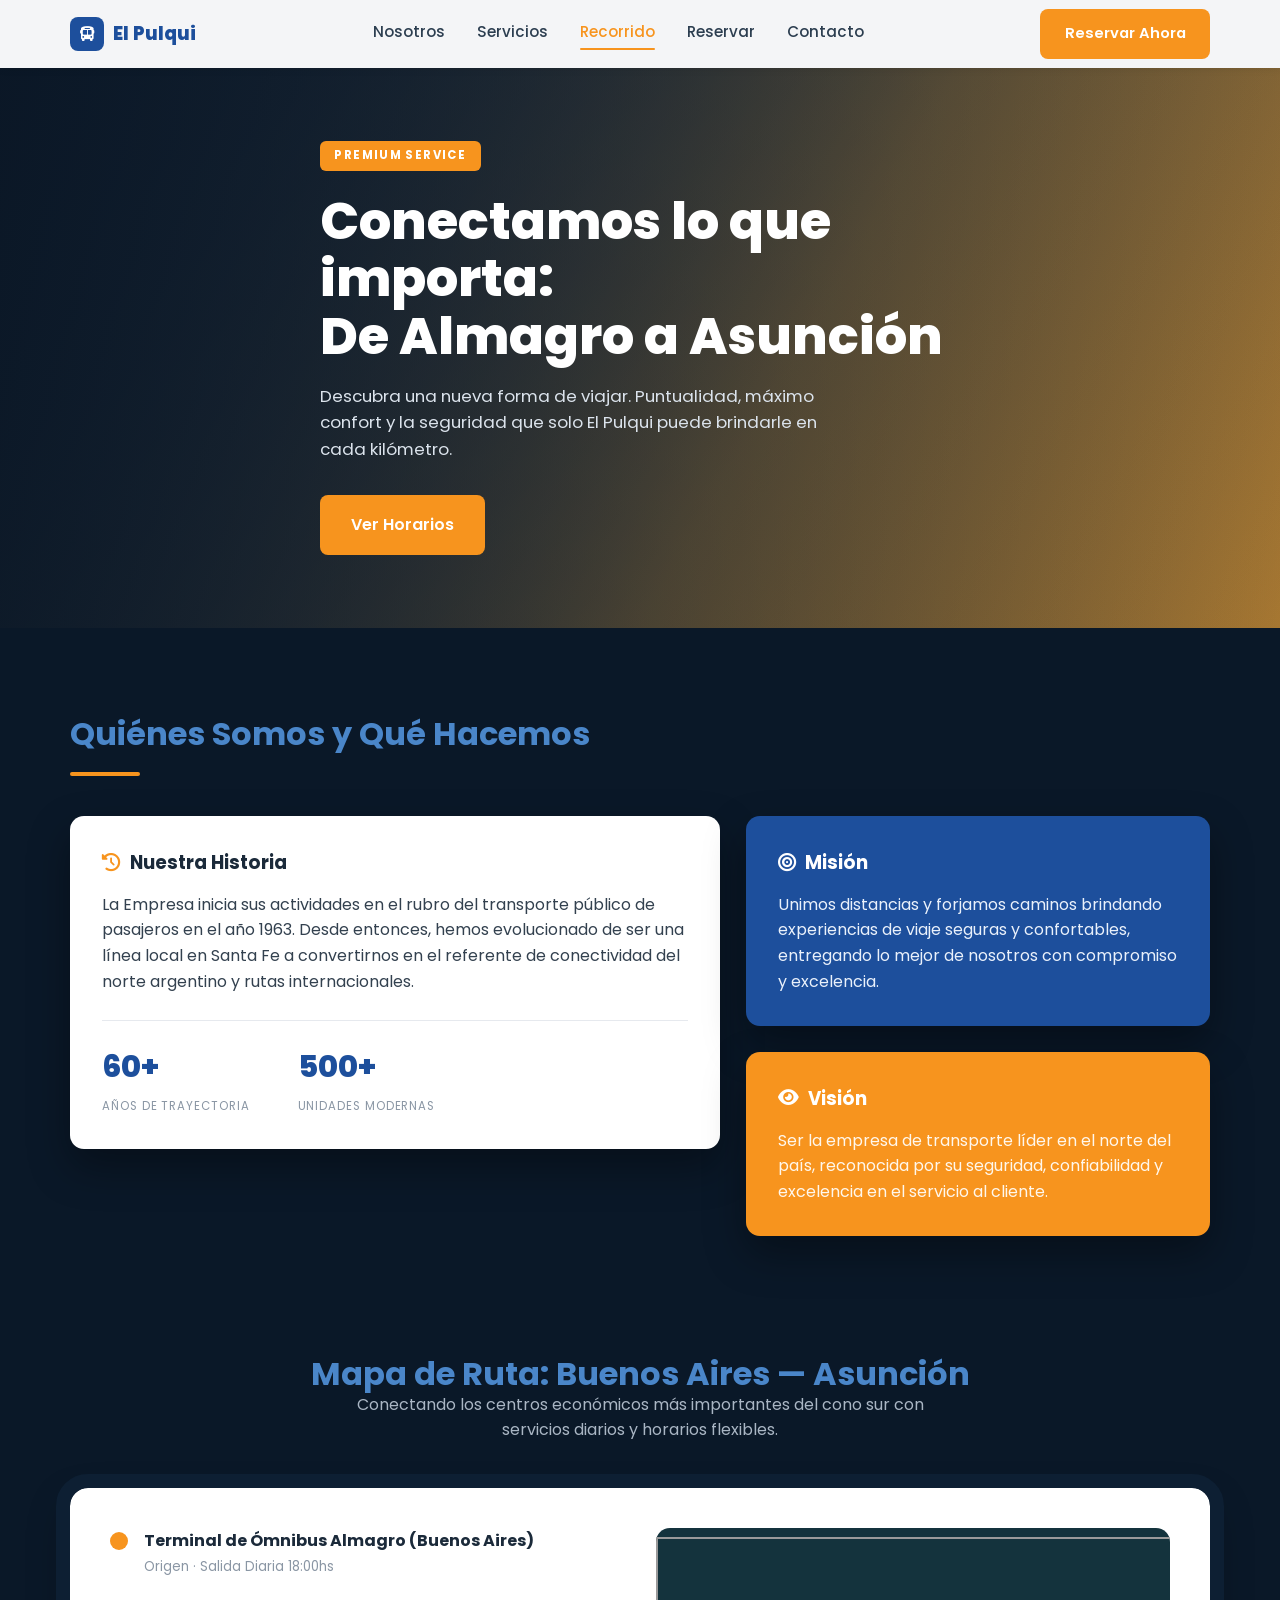
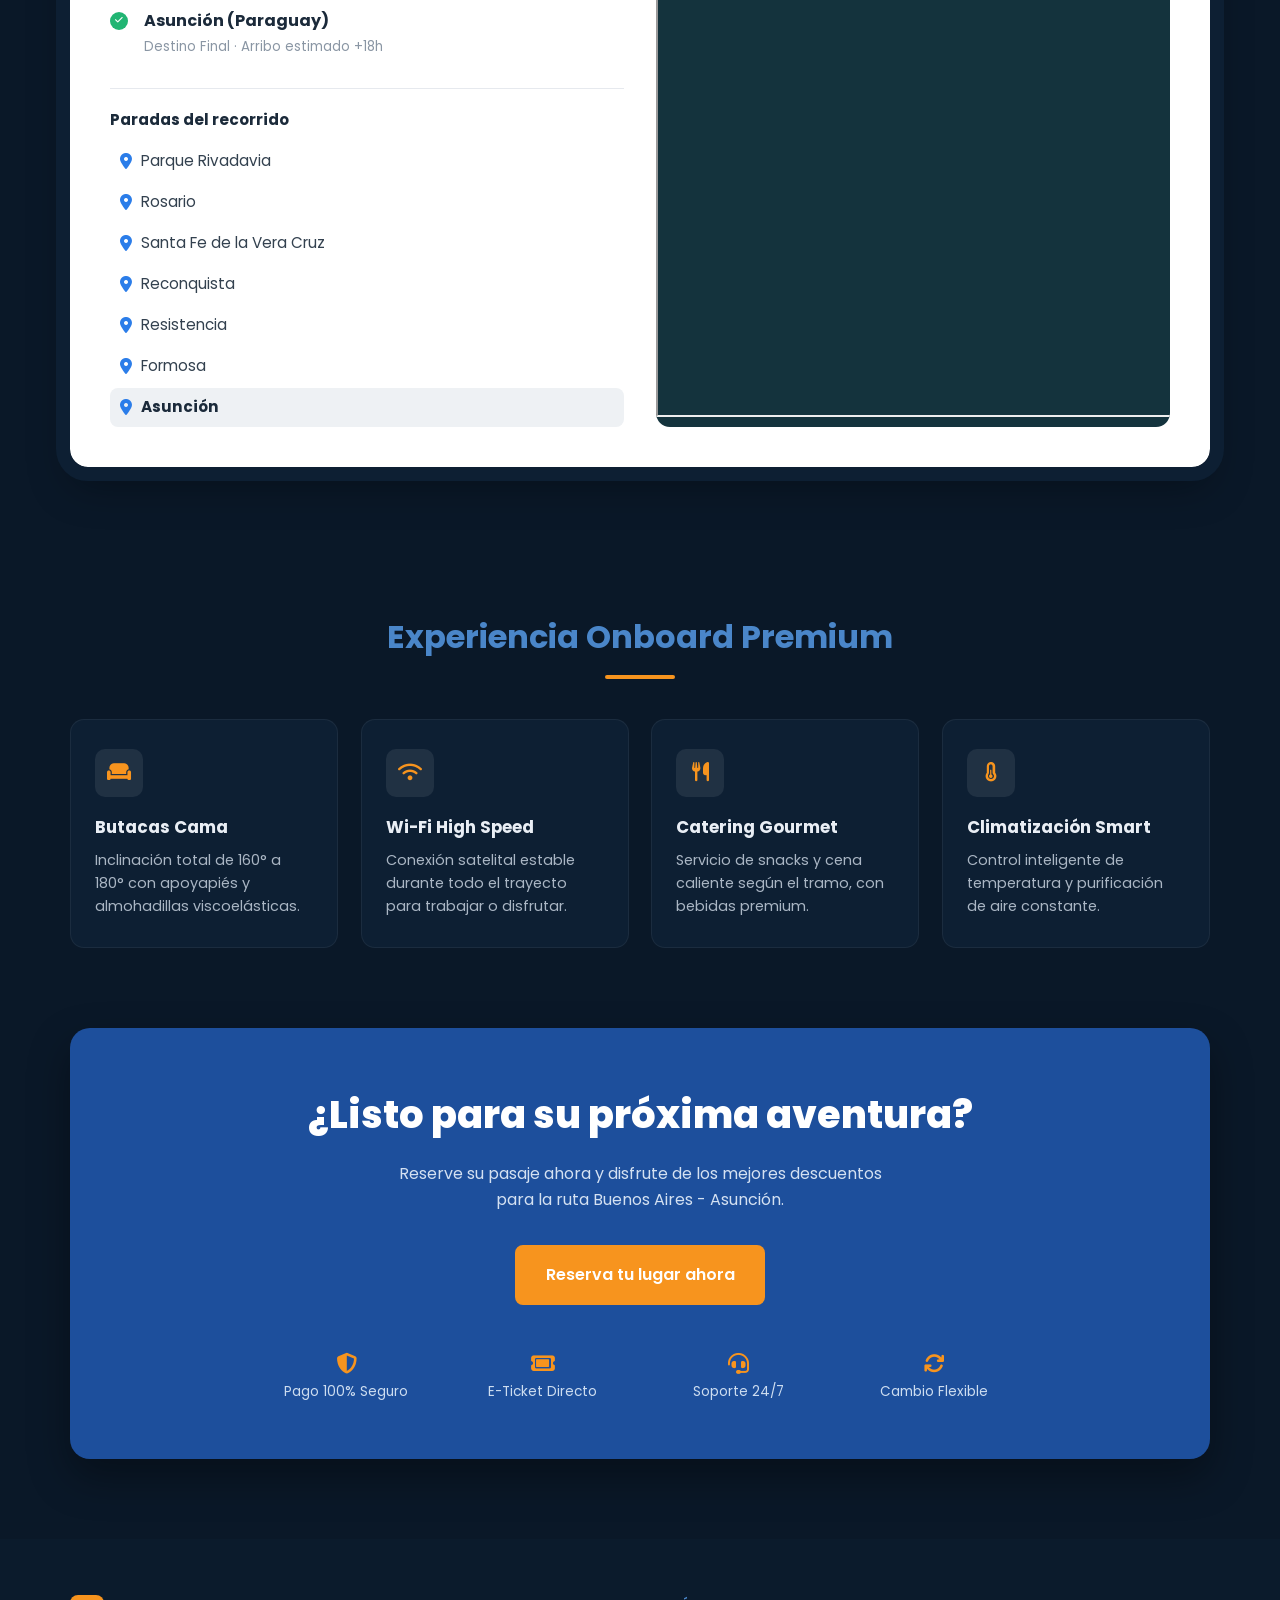
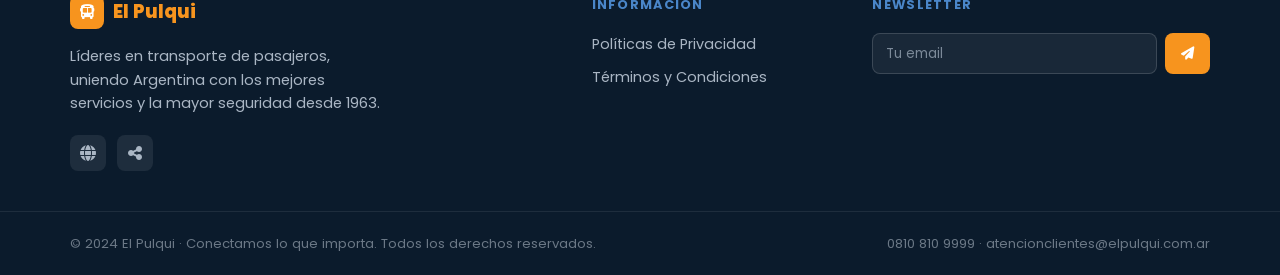
<file: index.html>
<!doctype html>
<html lang="es">
  <head>
    <meta charset="UTF-8" />
    <meta name="viewport" content="width=device-width, initial-scale=1.0" />
    <title>El Pulqui — Conectamos lo que importa</title>

    <!-- Tipografía -->
    <link rel="preconnect" href="https://fonts.googleapis.com" />
    <link rel="preconnect" href="https://fonts.gstatic.com" crossorigin />
    <link
      href="https://fonts.googleapis.com/css2?family=Poppins:wght@400;500;600;700;800&display=swap"
      rel="stylesheet"
    />

    <!-- Iconos -->
    <link
      rel="stylesheet"
      href="https://cdnjs.cloudflare.com/ajax/libs/font-awesome/6.5.1/css/all.min.css"
    />

    <!-- Estilos -->
    <link rel="stylesheet" href="styles.css" />
  </head>
  <body>
    <!-- ============ HEADER / NAVBAR ============ -->
    <header class="navbar">
      <div class="container navbar__inner">
        <a href="#" class="logo">
          <span class="logo__icon"><i class="fa-solid fa-bus"></i></span>
          <span class="logo__text">El Pulqui</span>
        </a>

        <nav class="nav">
          <a href="#nosotros">Nosotros</a>
          <a href="#servicios">Servicios</a>
          <a href="#recorrido" class="nav__active">Recorrido</a>
          <a href="reserva.html">Reservar</a>
          <a href="#contacto">Contacto</a>
        </nav>

        <div class="navbar__actions">
          <a href="reserva.html" class="btn btn--orange">Reservar Ahora</a>
        </div>
      </div>
    </header>

    <!-- ============ HERO ============ -->
    <section class="hero">
      <div class="hero__overlay"></div>
      <div class="container hero__content">
        <span class="badge">PREMIUM SERVICE</span>
        <h1 class="hero__title">Conectamos lo que importa:<br />De Almagro a Asunción</h1>
        <p class="hero__text">
          Descubra una nueva forma de viajar. Puntualidad, máximo confort y la seguridad que solo El
          Pulqui puede brindarle en cada kilómetro.
        </p>
        <div class="hero__buttons">
          <a href="reserva.html#horarios" class="btn btn--orange btn--lg">Ver Horarios</a>
        </div>
      </div>
    </section>

    <!-- ============ QUIÉNES SOMOS ============ -->
    <section class="about" id="nosotros">
      <div class="container">
        <h2 class="section-title section-title--left">Quiénes Somos y Qué Hacemos</h2>
        <span class="underline"></span>

        <div class="about__grid">
          <!-- Tarjeta historia -->
          <article class="card card--history">
            <h3 class="card__heading">
              <i class="fa-solid fa-clock-rotate-left"></i> Nuestra Historia
            </h3>
            <p>
              La Empresa inicia sus actividades en el rubro del transporte público de pasajeros en
              el año 1963. Desde entonces, hemos evolucionado de ser una línea local en Santa Fe a
              convertirnos en el referente de conectividad del norte argentino y rutas
              internacionales.
            </p>
            <div class="stats">
              <div class="stat">
                <span class="stat__num">60+</span>
                <span class="stat__label">AÑOS DE TRAYECTORIA</span>
              </div>
              <div class="stat">
                <span class="stat__num">500+</span>
                <span class="stat__label">UNIDADES MODERNAS</span>
              </div>
            </div>
          </article>

          <!-- Misión / Visión -->
          <div class="about__side">
            <article class="card card--mission">
              <h3 class="card__heading"><i class="fa-solid fa-bullseye"></i> Misión</h3>
              <p>
                Unimos distancias y forjamos caminos brindando experiencias de viaje seguras y
                confortables, entregando lo mejor de nosotros con compromiso y excelencia.
              </p>
            </article>

            <article class="card card--vision">
              <h3 class="card__heading"><i class="fa-solid fa-eye"></i> Visión</h3>
              <p>
                Ser la empresa de transporte líder en el norte del país, reconocida por su
                seguridad, confiabilidad y excelencia en el servicio al cliente.
              </p>
            </article>
          </div>
        </div>
      </div>
    </section>

    <!-- ============ MAPA DE RUTA ============ -->
    <section class="route" id="recorrido">
      <div class="container">
        <h2 class="section-title section-title--center">Mapa de Ruta: Buenos Aires — Asunción</h2>
        <p class="section-subtitle">
          Conectando los centros económicos más importantes del cono sur con servicios diarios y
          horarios flexibles.
        </p>

        <div class="route__card">
          <div class="route__info">
            <ul class="timeline">
              <li class="timeline__item">
                <span class="timeline__dot timeline__dot--origin"></span>
                <div>
                  <strong>Terminal de Ómnibus Almagro (Buenos Aires)</strong>
                  <small>Origen · Salida Diaria 18:00hs</small>
                </div>
              </li>
              <li class="timeline__item">
                <span class="timeline__dot timeline__dot--end"
                  ><i class="fa-solid fa-check"></i
                ></span>
                <div>
                  <strong>Asunción (Paraguay)</strong>
                  <small>Destino Final · Arribo estimado +18h</small>
                </div>
              </li>
            </ul>

            <h4 class="stops__title">Paradas del recorrido</h4>
            <ul class="stops">
              <li class="stops__item"><i class="fa-solid fa-location-dot"></i> Parque Rivadavia</li>
              <li class="stops__item"><i class="fa-solid fa-location-dot"></i> Rosario</li>
              <li class="stops__item">
                <i class="fa-solid fa-location-dot"></i> Santa Fe de la Vera Cruz
              </li>
              <li class="stops__item"><i class="fa-solid fa-location-dot"></i> Reconquista</li>
              <li class="stops__item"><i class="fa-solid fa-location-dot"></i> Resistencia</li>
              <li class="stops__item"><i class="fa-solid fa-location-dot"></i> Formosa</li>
              <li class="stops__item stops__item--active">
                <i class="fa-solid fa-location-dot"></i> Asunción
              </li>
            </ul>
          </div>

          <div class="route__map">
            <iframe
              src="https://www.google.com/maps/d/embed?mid=1ZiEjesMSJqHmWCk4PWt7P6_c7xiSYDo&ehbc=2E312F"
              width="640"
              height="480"
            ></iframe>
            <!-- <img
              src="images/mapa-ruta.png"
              alt="Mapa de la ruta Buenos Aires - Asunción"
              class="route__map-img"
            /> -->
          </div>
        </div>
      </div>
    </section>

    <!-- ============ EXPERIENCIA ONBOARD ============ -->
    <section class="experience" id="servicios">
      <div class="container">
        <h2 class="section-title section-title--center">Experiencia Onboard Premium</h2>
        <span class="underline underline--center"></span>

        <div class="experience__grid">
          <article class="feature">
            <span class="feature__icon"><i class="fa-solid fa-couch"></i></span>
            <h4>Butacas Cama</h4>
            <p>Inclinación total de 160° a 180° con apoyapiés y almohadillas viscoelásticas.</p>
          </article>

          <article class="feature">
            <span class="feature__icon"><i class="fa-solid fa-wifi"></i></span>
            <h4>Wi-Fi High Speed</h4>
            <p>Conexión satelital estable durante todo el trayecto para trabajar o disfrutar.</p>
          </article>

          <article class="feature">
            <span class="feature__icon"><i class="fa-solid fa-utensils"></i></span>
            <h4>Catering Gourmet</h4>
            <p>Servicio de snacks y cena caliente según el tramo, con bebidas premium.</p>
          </article>

          <article class="feature">
            <span class="feature__icon"><i class="fa-solid fa-temperature-half"></i></span>
            <h4>Climatización Smart</h4>
            <p>Control inteligente de temperatura y purificación de aire constante.</p>
          </article>
        </div>
      </div>
    </section>

    <!-- ============ CTA ============ -->
    <section class="cta" id="contacto">
      <div class="container cta__box">
        <h2 class="cta__title">¿Listo para su próxima aventura?</h2>
        <p class="cta__text">
          Reserve su pasaje ahora y disfrute de los mejores descuentos para la ruta Buenos Aires -
          Asunción.
        </p>
        <div class="cta__buttons">
          <a href="reserva.html" class="btn btn--orange btn--lg">Reserva tu lugar ahora</a>
        </div>

        <div class="cta__features">
          <div class="cta__feature">
            <i class="fa-solid fa-shield-halved"></i><span>Pago 100% Seguro</span>
          </div>
          <div class="cta__feature">
            <i class="fa-solid fa-ticket"></i><span>E-Ticket Directo</span>
          </div>
          <div class="cta__feature">
            <i class="fa-solid fa-headset"></i><span>Soporte 24/7</span>
          </div>
          <div class="cta__feature">
            <i class="fa-solid fa-arrows-rotate"></i><span>Cambio Flexible</span>
          </div>
        </div>
      </div>
    </section>

    <!-- ============ FOOTER ============ -->
    <footer class="footer">
      <div class="container footer__grid">
        <div class="footer__brand">
          <a href="#" class="logo logo--footer">
            <span class="logo__icon"><i class="fa-solid fa-bus"></i></span>
            <span class="logo__text">El Pulqui</span>
          </a>
          <p>
            Líderes en transporte de pasajeros, uniendo Argentina con los mejores servicios y la
            mayor seguridad desde 1963.
          </p>
          <div class="footer__social">
            <a href="#"><i class="fa-solid fa-globe"></i></a>
            <a href="#"><i class="fa-solid fa-share-nodes"></i></a>
          </div>
        </div>

        <div class="footer__col">
          <h5>INFORMACIÓN</h5>
          <a href="#">Políticas de Privacidad</a>
          <a href="#">Términos y Condiciones</a>
        </div>

        <div class="footer__col">
          <h5>NEWSLETTER</h5>
          <form class="newsletter" onsubmit="return false">
            <input type="email" placeholder="Tu email" aria-label="Tu email" />
            <button type="submit"><i class="fa-solid fa-paper-plane"></i></button>
          </form>
        </div>
      </div>

      <div class="footer__bottom">
        <div class="container footer__bottom-inner">
          <span>© 2024 El Pulqui · Conectamos lo que importa. Todos los derechos reservados.</span>
          <span>0810 810 9999 · atencionclientes@elpulqui.com.ar</span>
        </div>
      </div>
    </footer>
  </body>
</html>
</file>
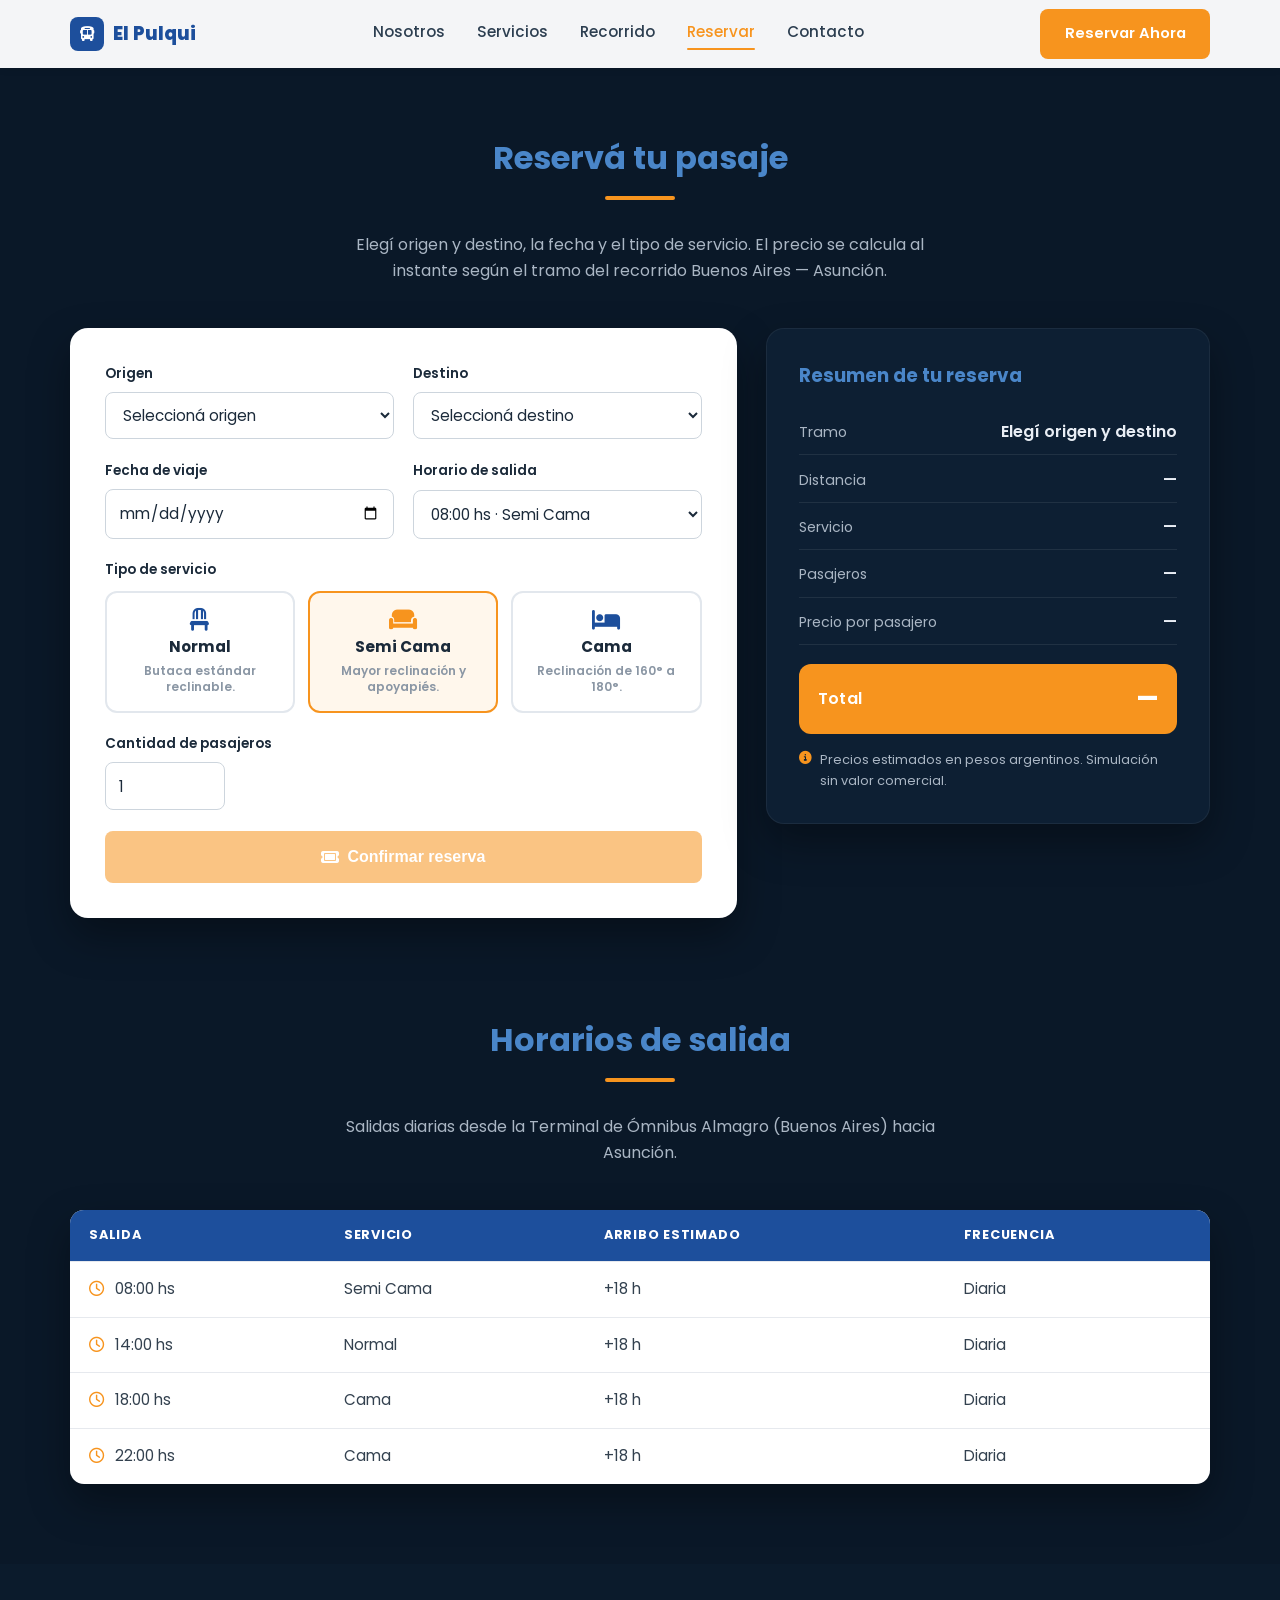
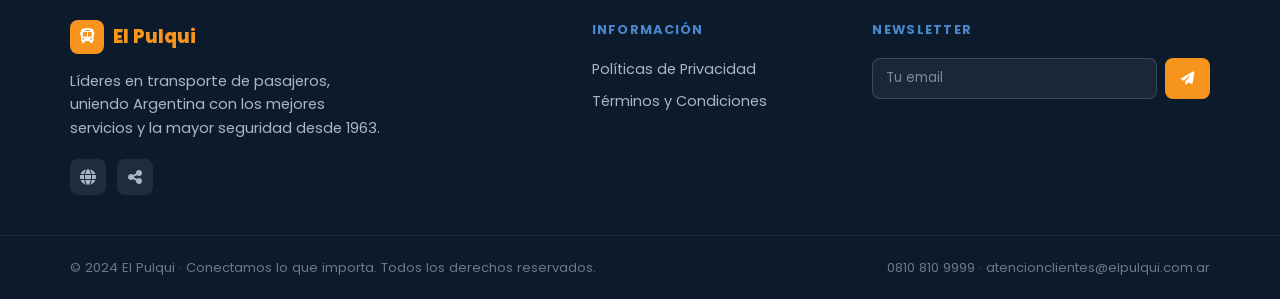
<file: reserva.html>
<!doctype html>
<html lang="es">
  <head>
    <meta charset="UTF-8" />
    <meta name="viewport" content="width=device-width, initial-scale=1.0" />
    <title>Reservá tu pasaje — El Pulqui</title>

    <!-- Tipografía -->
    <link rel="preconnect" href="https://fonts.googleapis.com" />
    <link rel="preconnect" href="https://fonts.gstatic.com" crossorigin />
    <link
      href="https://fonts.googleapis.com/css2?family=Poppins:wght@400;500;600;700;800&display=swap"
      rel="stylesheet"
    />

    <!-- Iconos -->
    <link
      rel="stylesheet"
      href="https://cdnjs.cloudflare.com/ajax/libs/font-awesome/6.5.1/css/all.min.css"
    />

    <!-- Estilos -->
    <link rel="stylesheet" href="styles.css" />

    <!-- Lógica de la reserva -->
    <script defer src="reserva.js"></script>
  </head>
  <body>
    <!-- ============ HEADER / NAVBAR ============ -->
    <header class="navbar">
      <div class="container navbar__inner">
        <a href="index.html" class="logo">
          <span class="logo__icon"><i class="fa-solid fa-bus"></i></span>
          <span class="logo__text">El Pulqui</span>
        </a>

        <nav class="nav">
          <a href="index.html#nosotros">Nosotros</a>
          <a href="index.html#servicios">Servicios</a>
          <a href="index.html#recorrido">Recorrido</a>
          <a href="reserva.html" class="nav__active">Reservar</a>
          <a href="index.html#contacto">Contacto</a>
        </nav>

        <div class="navbar__actions">
          <a href="#reservar" class="btn btn--orange">Reservar Ahora</a>
        </div>
      </div>
    </header>

    <!-- ============ RESERVA ============ -->
    <section class="reserva" id="reservar">
      <div class="container">
        <h1 class="section-title section-title--center">Reservá tu pasaje</h1>
        <span class="underline underline--center"></span>
        <p class="section-subtitle">
          Elegí origen y destino, la fecha y el tipo de servicio. El precio se calcula al instante
          según el tramo del recorrido Buenos Aires — Asunción.
        </p>

        <div class="reserva__grid">
          <!-- Formulario -->
          <form class="reserva__form" id="form-reserva">
            <div class="field field--row">
              <div class="field">
                <label for="origen">Origen</label>
                <select id="origen" name="origen"></select>
              </div>
              <div class="field">
                <label for="destino">Destino</label>
                <select id="destino" name="destino"></select>
              </div>
            </div>

            <div class="field field--row">
              <div class="field">
                <label for="fecha">Fecha de viaje</label>
                <input type="date" id="fecha" name="fecha" />
              </div>
              <div class="field">
                <label for="horario">Horario de salida</label>
                <select id="horario" name="horario"></select>
              </div>
            </div>

            <fieldset class="field service">
              <legend>Tipo de servicio</legend>
              <div class="service__options">
                <label class="service-option">
                  <input type="radio" name="servicio" value="normal" />
                  <span class="service-option__body">
                    <i class="fa-solid fa-chair"></i>
                    <strong>Normal</strong>
                    <small>Butaca estándar reclinable.</small>
                  </span>
                </label>

                <label class="service-option">
                  <input type="radio" name="servicio" value="semicama" checked />
                  <span class="service-option__body">
                    <i class="fa-solid fa-couch"></i>
                    <strong>Semi Cama</strong>
                    <small>Mayor reclinación y apoyapiés.</small>
                  </span>
                </label>

                <label class="service-option">
                  <input type="radio" name="servicio" value="cama" />
                  <span class="service-option__body">
                    <i class="fa-solid fa-bed"></i>
                    <strong>Cama</strong>
                    <small>Reclinación de 160° a 180°.</small>
                  </span>
                </label>
              </div>
            </fieldset>

            <div class="field field--passengers">
              <label for="pasajeros">Cantidad de pasajeros</label>
              <input type="number" id="pasajeros" name="pasajeros" value="1" min="1" max="5" />
            </div>

            <p class="reserva__aviso" id="reserva-aviso" hidden></p>

            <button type="submit" class="btn btn--orange btn--lg" id="confirmar">
              <i class="fa-solid fa-ticket"></i> Confirmar reserva
            </button>
          </form>

          <!-- Resumen en vivo -->
          <aside class="reserva__summary">
            <h2 class="reserva__summary-title">Resumen de tu reserva</h2>
            <ul class="summary-list">
              <li><span>Tramo</span><strong id="res-tramo">—</strong></li>
              <li><span>Distancia</span><strong id="res-distancia">—</strong></li>
              <li><span>Servicio</span><strong id="res-servicio">—</strong></li>
              <li><span>Pasajeros</span><strong id="res-pasajeros">—</strong></li>
              <li><span>Precio por pasajero</span><strong id="res-unitario">—</strong></li>
            </ul>
            <div class="reserva__total">
              <span>Total</span>
              <strong id="res-total">—</strong>
            </div>
            <p class="reserva__note">
              <i class="fa-solid fa-circle-info"></i> Precios estimados en pesos argentinos. Simulación
              sin valor comercial.
            </p>
          </aside>
        </div>

        <!-- Comprobante -->
        <div class="reserva__ticket" id="comprobante" hidden>
          <div class="reserva__ticket-head">
            <i class="fa-solid fa-circle-check"></i>
            <h2>¡Reserva confirmada!</h2>
          </div>
          <ul class="summary-list">
            <li><span>Tramo</span><strong id="tk-tramo">—</strong></li>
            <li><span>Fecha</span><strong id="tk-fecha">—</strong></li>
            <li><span>Salida</span><strong id="tk-horario">—</strong></li>
            <li><span>Servicio</span><strong id="tk-servicio">—</strong></li>
            <li><span>Pasajeros</span><strong id="tk-pasajeros">—</strong></li>
          </ul>
          <div class="reserva__total">
            <span>Total abonado</span>
            <strong id="tk-total">—</strong>
          </div>
          <p class="reserva__note">
            <i class="fa-solid fa-envelope"></i> Te enviaríamos el e-ticket por correo. ¡Buen viaje!
          </p>
        </div>
      </div>
    </section>

    <!-- ============ HORARIOS DE SALIDA ============ -->
    <section class="schedule" id="horarios">
      <div class="container">
        <h2 class="section-title section-title--center">Horarios de salida</h2>
        <span class="underline underline--center"></span>
        <p class="section-subtitle">
          Salidas diarias desde la Terminal de Ómnibus Almagro (Buenos Aires) hacia Asunción.
        </p>

        <div class="schedule__wrap">
          <table class="schedule__table">
            <thead>
              <tr>
                <th>Salida</th>
                <th>Servicio</th>
                <th>Arribo estimado</th>
                <th>Frecuencia</th>
              </tr>
            </thead>
            <tbody>
              <tr>
                <td><i class="fa-regular fa-clock"></i> 08:00 hs</td>
                <td>Semi Cama</td>
                <td>+18 h</td>
                <td>Diaria</td>
              </tr>
              <tr>
                <td><i class="fa-regular fa-clock"></i> 14:00 hs</td>
                <td>Normal</td>
                <td>+18 h</td>
                <td>Diaria</td>
              </tr>
              <tr>
                <td><i class="fa-regular fa-clock"></i> 18:00 hs</td>
                <td>Cama</td>
                <td>+18 h</td>
                <td>Diaria</td>
              </tr>
              <tr>
                <td><i class="fa-regular fa-clock"></i> 22:00 hs</td>
                <td>Cama</td>
                <td>+18 h</td>
                <td>Diaria</td>
              </tr>
            </tbody>
          </table>
        </div>
      </div>
    </section>

    <!-- ============ FOOTER ============ -->
    <footer class="footer">
      <div class="container footer__grid">
        <div class="footer__brand">
          <a href="index.html" class="logo logo--footer">
            <span class="logo__icon"><i class="fa-solid fa-bus"></i></span>
            <span class="logo__text">El Pulqui</span>
          </a>
          <p>
            Líderes en transporte de pasajeros, uniendo Argentina con los mejores servicios y la
            mayor seguridad desde 1963.
          </p>
          <div class="footer__social">
            <a href="#"><i class="fa-solid fa-globe"></i></a>
            <a href="#"><i class="fa-solid fa-share-nodes"></i></a>
          </div>
        </div>

        <div class="footer__col">
          <h5>INFORMACIÓN</h5>
          <a href="#">Políticas de Privacidad</a>
          <a href="#">Términos y Condiciones</a>
        </div>

        <div class="footer__col">
          <h5>NEWSLETTER</h5>
          <form class="newsletter" onsubmit="return false">
            <input type="email" placeholder="Tu email" aria-label="Tu email" />
            <button type="submit"><i class="fa-solid fa-paper-plane"></i></button>
          </form>
        </div>
      </div>

      <div class="footer__bottom">
        <div class="container footer__bottom-inner">
          <span>© 2024 El Pulqui · Conectamos lo que importa. Todos los derechos reservados.</span>
          <span>0810 810 9999 · atencionclientes@elpulqui.com.ar</span>
        </div>
      </div>
    </footer>
  </body>
</html>
</file>
<file: styles.css>
/* ============================================================
   El Pulqui — Landing page
   Variables de color y reset
   ============================================================ */
:root {
  --navy: #0a1828; /* fondo oscuro principal   */
  --navy-2: #0d1f33; /* fondo alterno            */
  --orange: #f7941e; /* naranja de marca         */
  --orange-dark: #e07f0c;
  --blue: #1d4f9c; /* azul de marca            */
  --blue-light: #4a86c9; /* títulos de sección       */
  --text: #e9eef5;
  --text-muted: #aab6c4;
  --white: #ffffff;
  --radius: 14px;
  --shadow: 0 18px 40px rgba(0, 0, 0, 0.35);
}

* {
  margin: 0;
  padding: 0;
  box-sizing: border-box;
}

html {
  scroll-behavior: smooth;
}

body {
  font-family: 'Poppins', system-ui, sans-serif;
  background: var(--navy);
  color: var(--text);
  line-height: 1.6;
}

a {
  text-decoration: none;
  color: inherit;
}
ul {
  list-style: none;
}
img {
  max-width: 100%;
  display: block;
}

.container {
  width: min(1140px, 92%);
  margin-inline: auto;
}

/* ============================================================
   Botones
   ============================================================ */
.btn {
  display: inline-flex;
  align-items: center;
  gap: 0.5rem;
  padding: 0.7rem 1.4rem;
  border-radius: 8px;
  font-weight: 600;
  font-size: 0.92rem;
  cursor: pointer;
  border: 2px solid transparent;
  transition:
    transform 0.15s ease,
    background 0.2s ease,
    color 0.2s ease;
}
.btn:hover {
  transform: translateY(-2px);
}
.btn--lg {
  padding: 0.95rem 1.8rem;
  font-size: 1rem;
}

.btn--orange {
  background: var(--orange);
  color: #fff;
}
.btn--orange:hover {
  background: var(--orange-dark);
}

.btn--ghost {
  background: transparent;
  border-color: #cdd5dd;
  color: #1b2a3a;
}
.btn--ghost:hover {
  background: #eef1f4;
}

.btn--light {
  background: rgba(255, 255, 255, 0.9);
  color: #1b2a3a;
}
.btn--light:hover {
  background: #fff;
}

.btn--outline-light {
  background: transparent;
  border-color: rgba(255, 255, 255, 0.7);
  color: #fff;
}
.btn--outline-light:hover {
  background: rgba(255, 255, 255, 0.12);
}

/* ============================================================
   Header / Navbar
   ============================================================ */
.navbar {
  position: sticky;
  top: 0;
  z-index: 50;
  background: #f4f5f7;
  box-shadow: 0 1px 8px rgba(0, 0, 0, 0.08);
}
.navbar__inner {
  display: flex;
  align-items: center;
  justify-content: space-between;
  height: 68px;
}

.logo {
  display: flex;
  align-items: center;
  gap: 0.55rem;
  font-weight: 800;
  font-size: 1.15rem;
  color: var(--blue);
}
.logo__icon {
  display: grid;
  place-items: center;
  width: 34px;
  height: 34px;
  background: var(--blue);
  color: #fff;
  border-radius: 8px;
  font-size: 0.9rem;
}

.nav {
  display: flex;
  gap: 2rem;
}
.nav a {
  color: #2c3e50;
  font-weight: 500;
  font-size: 0.95rem;
  position: relative;
  padding-bottom: 4px;
}
.nav a:hover {
  color: var(--orange);
}
.nav__active {
  color: var(--orange) !important;
}
.nav__active::after {
  content: '';
  position: absolute;
  left: 0;
  bottom: -2px;
  width: 100%;
  height: 2px;
  background: var(--orange);
  border-radius: 2px;
}

.navbar__actions {
  display: flex;
  gap: 0.8rem;
}

/* ============================================================
   Hero
   ============================================================ */
.hero {
  position: relative;
  min-height: 560px;
  display: flex;
  align-items: center;
  /* Reemplazá la URL por tu imagen: url("images/hero-bus.jpg") */
  background:
    linear-gradient(120deg, #1a2a3f 0%, rgba(26, 42, 63, 0.2) 60%),
    url('https://images.unsplash.com/photo-1544620347-c4fd4a3d5957?auto=format&fit=crop&w=1600&q=80')
      center/cover no-repeat,
    linear-gradient(120deg, #16334d, #c98a2e);
  color: #fff;
  overflow: hidden;
}
.hero__overlay {
  position: absolute;
  inset: 0;
  background: linear-gradient(
    100deg,
    rgba(8, 20, 34, 0.85) 0%,
    rgba(8, 20, 34, 0.35) 55%,
    transparent 100%
  );
}
.hero__content {
  position: relative;
  max-width: 640px;
  padding: 3rem 0;
}

.badge {
  display: inline-block;
  background: var(--orange);
  color: #fff;
  font-size: 0.72rem;
  font-weight: 700;
  letter-spacing: 0.12em;
  padding: 0.35rem 0.9rem;
  border-radius: 6px;
  margin-bottom: 1.4rem;
}
.hero__title {
  font-size: clamp(2rem, 5vw, 3.2rem);
  font-weight: 800;
  line-height: 1.12;
  margin-bottom: 1.1rem;
}
.hero__text {
  color: #dbe3ec;
  font-size: 1.05rem;
  max-width: 520px;
  margin-bottom: 2rem;
}
.hero__buttons {
  display: flex;
  flex-wrap: wrap;
  gap: 1rem;
}

/* ============================================================
   Quiénes Somos
   ============================================================ */
.about {
  background: var(--navy);
  padding: 5rem 0;
}

.section-title {
  font-weight: 700;
  font-size: clamp(1.6rem, 3vw, 2rem);
  color: var(--blue-light);
}
.section-title--left {
  text-align: left;
}
.section-title--center {
  text-align: center;
}

.underline {
  display: block;
  width: 70px;
  height: 4px;
  background: var(--orange);
  border-radius: 3px;
  margin: 0.8rem 0 2.5rem;
}
.underline--center {
  margin-inline: auto;
}

.section-subtitle {
  text-align: center;
  color: var(--text-muted);
  max-width: 620px;
  margin: -0.5rem auto 2.8rem;
}

.about__grid {
  display: grid;
  grid-template-columns: 1.4fr 1fr;
  gap: 1.6rem;
  align-items: start;
}
.about__side {
  display: grid;
  gap: 1.6rem;
}

.card {
  border-radius: var(--radius);
  padding: 2rem;
  box-shadow: var(--shadow);
}
.card__heading {
  display: flex;
  align-items: center;
  gap: 0.6rem;
  font-size: 1.15rem;
  margin-bottom: 0.9rem;
}
.card__heading i {
  color: var(--orange);
}

.card--history {
  background: #fff;
  color: #33414f;
}
.card--history .card__heading {
  color: #1b2a3a;
}

.stats {
  display: flex;
  gap: 3rem;
  margin-top: 1.6rem;
  padding-top: 1.4rem;
  border-top: 1px solid #e6e9ee;
}
.stat__num {
  display: block;
  font-size: 1.9rem;
  font-weight: 800;
  color: var(--blue);
}
.stat__label {
  font-size: 0.72rem;
  letter-spacing: 0.08em;
  color: #8a96a4;
}

.card--mission {
  background: var(--blue);
  color: #eaf1fb;
}
.card--mission .card__heading,
.card--mission .card__heading i {
  color: #fff;
}

.card--vision {
  background: var(--orange);
  color: #fff7ec;
}
.card--vision .card__heading,
.card--vision .card__heading i {
  color: #fff;
}

/* ============================================================
   Mapa de Ruta
   ============================================================ */
.route {
  background: var(--navy);
  padding: 2rem 0 5rem;
}

.route__card {
  background: #fff;
  color: #33414f;
  border-radius: 18px;
  box-shadow: var(--shadow);
  padding: 2.5rem;
  display: grid;
  grid-template-columns: 1fr 1fr;
  gap: 2rem;
  align-items: stretch;
  /* marco oscuro como en el diseño */
  outline: 14px solid var(--navy-2);
}

.timeline {
  display: grid;
  gap: 1.8rem;
  margin-bottom: 1.8rem;
}
.timeline__item {
  display: flex;
  gap: 1rem;
  align-items: flex-start;
}
.timeline__item strong {
  display: block;
  color: #1b2a3a;
}
.timeline__item small {
  color: #8a96a4;
}

.timeline__dot {
  flex-shrink: 0;
  width: 18px;
  height: 18px;
  border-radius: 50%;
  margin-top: 4px;
  display: grid;
  place-items: center;
  font-size: 0.55rem;
  color: #fff;
}
.timeline__dot--origin {
  background: var(--orange);
}
.timeline__dot--end {
  background: #21b573;
}

/* Paradas del recorrido */
.stops__title {
  font-size: 0.95rem;
  color: #1b2a3a;
  margin: 1.6rem 0 0.6rem;
  padding-top: 1.2rem;
  border-top: 1px solid #e6e9ee;
}
.stops {
  display: grid;
  gap: 0.15rem;
}
.stops__item {
  display: flex;
  align-items: center;
  gap: 0.6rem;
  padding: 0.45rem 0.6rem;
  border-radius: 8px;
  color: #33414f;
  font-size: 0.95rem;
}
.stops__item i {
  color: #2b7de9;
  font-size: 1rem;
}
.stops__item--active {
  background: #eef1f4;
  font-weight: 700;
  color: #1b2a3a;
}

.route__map {
  height: 100%;
  min-height: 340px;
  border-radius: 14px;
  overflow: hidden;
  /* mismo teal que el fondo de la imagen, para que se vea integrado */
  background: #14333d;
  display: grid;
  place-items: center;
}
.route__map-img {
  width: 100%;
  height: 100%;
  object-fit: contain;
  object-position: center;
}

/* ============================================================
   Experiencia Onboard
   ============================================================ */
.experience {
  background: var(--navy);
  padding: 4rem 0 5rem;
}

.experience__grid {
  display: grid;
  grid-template-columns: repeat(4, 1fr);
  gap: 1.4rem;
}
.feature {
  background: var(--navy-2);
  border: 1px solid rgba(255, 255, 255, 0.06);
  border-radius: var(--radius);
  padding: 1.8rem 1.5rem;
  transition:
    transform 0.2s ease,
    border-color 0.2s ease;
}
.feature:hover {
  transform: translateY(-4px);
  border-color: rgba(247, 148, 30, 0.4);
}
.feature__icon {
  display: grid;
  place-items: center;
  width: 48px;
  height: 48px;
  border-radius: 10px;
  background: rgba(255, 255, 255, 0.08);
  color: var(--orange);
  font-size: 1.2rem;
  margin-bottom: 1.1rem;
}
.feature h4 {
  font-size: 1.05rem;
  margin-bottom: 0.5rem;
}
.feature p {
  color: var(--text-muted);
  font-size: 0.9rem;
}

/* ============================================================
   CTA
   ============================================================ */
.cta {
  background: var(--navy);
  padding: 0 0 5rem;
}
.cta__box {
  background: var(--blue);
  border-radius: 20px;
  text-align: center;
  padding: 3.5rem 2rem;
  box-shadow: var(--shadow);
}
.cta__title {
  font-size: clamp(1.8rem, 4vw, 2.4rem);
  font-weight: 800;
  color: #fff;
  margin-bottom: 1rem;
}
.cta__text {
  color: #d4e1f2;
  max-width: 520px;
  margin: 0 auto 2rem;
}
.cta__buttons {
  display: flex;
  justify-content: center;
  flex-wrap: wrap;
  gap: 1rem;
  margin-bottom: 3rem;
}
.cta__features {
  display: grid;
  grid-template-columns: repeat(4, 1fr);
  gap: 1.5rem;
  max-width: 760px;
  margin-inline: auto;
}
.cta__feature {
  display: flex;
  flex-direction: column;
  align-items: center;
  gap: 0.5rem;
  color: #cdddf0;
  font-size: 0.85rem;
}
.cta__feature i {
  color: var(--orange);
  font-size: 1.3rem;
}

/* ============================================================
   Footer
   ============================================================ */
.footer {
  background: #0b1b2c;
  padding-top: 3.5rem;
}
.footer__grid {
  display: grid;
  grid-template-columns: 2fr 1fr 1fr;
  gap: 2.5rem;
  padding-bottom: 2.5rem;
}
.logo--footer {
  color: var(--orange);
  margin-bottom: 1rem;
}
.logo--footer .logo__icon {
  background: var(--orange);
}
.footer__brand p {
  color: var(--text-muted);
  font-size: 0.92rem;
  max-width: 320px;
}

.footer__social {
  display: flex;
  gap: 0.7rem;
  margin-top: 1.2rem;
}
.footer__social a {
  display: grid;
  place-items: center;
  width: 36px;
  height: 36px;
  border-radius: 8px;
  background: rgba(255, 255, 255, 0.08);
  color: var(--text-muted);
  transition:
    background 0.2s,
    color 0.2s;
}
.footer__social a:hover {
  background: var(--orange);
  color: #fff;
}

.footer__col h5 {
  font-size: 0.8rem;
  letter-spacing: 0.1em;
  color: var(--blue-light);
  margin-bottom: 1.1rem;
}
.footer__col a {
  display: block;
  color: var(--text-muted);
  font-size: 0.9rem;
  margin-bottom: 0.6rem;
}
.footer__col a:hover {
  color: #fff;
}

.newsletter {
  display: flex;
  gap: 0.5rem;
}
.newsletter input {
  flex: 1;
  min-width: 0;
  padding: 0.6rem 0.8rem;
  border-radius: 8px;
  border: 1px solid rgba(255, 255, 255, 0.15);
  background: rgba(255, 255, 255, 0.06);
  color: #fff;
  font-family: inherit;
}
.newsletter input::placeholder {
  color: #7c8a99;
}
.newsletter button {
  border: none;
  background: var(--orange);
  color: #fff;
  padding: 0 1rem;
  border-radius: 8px;
  cursor: pointer;
  transition: background 0.2s;
}
.newsletter button:hover {
  background: var(--orange-dark);
}

.footer__bottom {
  border-top: 1px solid rgba(255, 255, 255, 0.08);
  padding: 1.3rem 0;
}
.footer__bottom-inner {
  display: flex;
  justify-content: space-between;
  flex-wrap: wrap;
  gap: 0.6rem;
  color: #6b7886;
  font-size: 0.82rem;
}

/* ============================================================
   Reserva (página reserva.html)
   ============================================================ */
.reserva {
  background: var(--navy);
  padding: 4rem 0 4rem;
}

.reserva__grid {
  display: grid;
  grid-template-columns: 1.5fr 1fr;
  gap: 1.8rem;
  align-items: start;
}

/* --- Formulario (tarjeta blanca) --- */
.reserva__form {
  background: #fff;
  color: #33414f;
  border-radius: 18px;
  box-shadow: var(--shadow);
  padding: 2.2rem;
  display: grid;
  gap: 1.3rem;
}

.field {
  display: grid;
  gap: 0.45rem;
}
.field--row {
  grid-template-columns: 1fr 1fr;
  gap: 1.2rem;
}
.field label,
.service legend {
  font-size: 0.85rem;
  font-weight: 600;
  color: #1b2a3a;
}

.reserva__form select,
.reserva__form input[type='date'],
.reserva__form input[type='number'] {
  width: 100%;
  padding: 0.7rem 0.8rem;
  border: 1px solid #cdd5dd;
  border-radius: 8px;
  background: #fff;
  color: #1b2a3a;
  font-family: inherit;
  font-size: 0.95rem;
}
.reserva__form select:focus,
.reserva__form input:focus {
  outline: none;
  border-color: var(--orange);
  box-shadow: 0 0 0 3px rgba(247, 148, 30, 0.18);
}

.field--passengers input {
  max-width: 120px;
}

/* --- Tipo de servicio --- */
.service {
  border: none;
  padding: 0;
  margin: 0;
}
.service legend {
  margin-bottom: 0.6rem;
  padding: 0;
}
.service__options {
  display: grid;
  grid-template-columns: repeat(3, 1fr);
  gap: 0.8rem;
}
.service-option {
  display: block;
  cursor: pointer;
  position: relative;
}
.service-option input {
  position: absolute;
  opacity: 0;
  pointer-events: none;
}
.service-option__body {
  display: grid;
  gap: 0.25rem;
  text-align: center;
  padding: 1rem 0.6rem;
  border: 2px solid #e2e7ed;
  border-radius: 12px;
  transition:
    border-color 0.18s ease,
    background 0.18s ease;
}
.service-option__body i {
  font-size: 1.4rem;
  color: var(--blue);
}
.service-option__body strong {
  font-size: 0.95rem;
  color: #1b2a3a;
}
.service-option__body small {
  font-size: 0.75rem;
  color: #8a96a4;
  line-height: 1.3;
}
.service-option:hover .service-option__body {
  border-color: rgba(247, 148, 30, 0.5);
}
.service-option:has(input:checked) .service-option__body {
  border-color: var(--orange);
  background: #fff7ec;
}
.service-option:has(input:checked) .service-option__body i {
  color: var(--orange);
}

.reserva__aviso {
  margin: 0;
  color: #c0392b;
  font-size: 0.88rem;
  font-weight: 600;
}

#confirmar {
  justify-content: center;
}
#confirmar:disabled {
  opacity: 0.55;
  cursor: not-allowed;
  transform: none;
}

/* --- Panel resumen --- */
.reserva__summary {
  background: var(--navy-2);
  border: 1px solid rgba(255, 255, 255, 0.06);
  border-radius: 18px;
  box-shadow: var(--shadow);
  padding: 2rem;
  position: sticky;
  top: 90px;
}
.reserva__summary-title {
  font-size: 1.15rem;
  color: var(--blue-light);
  margin-bottom: 1.2rem;
}

.summary-list {
  display: grid;
  gap: 0.1rem;
  margin-bottom: 1.2rem;
}
.summary-list li {
  display: flex;
  justify-content: space-between;
  gap: 1rem;
  align-items: baseline;
  padding: 0.6rem 0;
  border-bottom: 1px solid rgba(255, 255, 255, 0.08);
}
.summary-list span {
  color: var(--text-muted);
  font-size: 0.88rem;
}
.summary-list strong {
  color: var(--text);
  font-weight: 600;
  text-align: right;
}

.reserva__total {
  display: flex;
  justify-content: space-between;
  align-items: center;
  background: var(--orange);
  color: #fff;
  border-radius: 12px;
  padding: 1rem 1.2rem;
  margin-bottom: 1rem;
}
.reserva__total span {
  font-weight: 600;
  letter-spacing: 0.02em;
}
.reserva__total strong {
  font-size: 1.5rem;
  font-weight: 800;
}

.reserva__note {
  display: flex;
  align-items: flex-start;
  gap: 0.5rem;
  color: var(--text-muted);
  font-size: 0.8rem;
}
.reserva__note i {
  color: var(--orange);
  margin-top: 2px;
}

/* --- Comprobante --- */
.reserva__ticket {
  max-width: 520px;
  margin: 2rem auto 0;
  background: #fff;
  color: #33414f;
  border-radius: 18px;
  box-shadow: var(--shadow);
  padding: 2.2rem;
  border-top: 6px solid #21b573;
}
.reserva__ticket-head {
  display: flex;
  align-items: center;
  gap: 0.7rem;
  margin-bottom: 1.4rem;
}
.reserva__ticket-head i {
  color: #21b573;
  font-size: 1.8rem;
}
.reserva__ticket-head h2 {
  font-size: 1.3rem;
  color: #1b2a3a;
}
.reserva__ticket .summary-list li {
  border-bottom: 1px solid #e6e9ee;
}
.reserva__ticket .summary-list span {
  color: #8a96a4;
}
.reserva__ticket .summary-list strong {
  color: #1b2a3a;
}
.reserva__ticket .reserva__note {
  color: #8a96a4;
}

/* ============================================================
   Horarios de salida
   ============================================================ */
.schedule {
  background: var(--navy);
  padding: 2rem 0 5rem;
}
.schedule__wrap {
  overflow-x: auto;
  border-radius: 14px;
  box-shadow: var(--shadow);
}
.schedule__table {
  width: 100%;
  border-collapse: collapse;
  background: #fff;
  color: #33414f;
  min-width: 520px;
}
.schedule__table th,
.schedule__table td {
  text-align: left;
  padding: 0.95rem 1.2rem;
  border-bottom: 1px solid #e6e9ee;
  font-size: 0.95rem;
}
.schedule__table thead th {
  background: var(--blue);
  color: #fff;
  font-size: 0.8rem;
  letter-spacing: 0.06em;
  text-transform: uppercase;
}
.schedule__table tbody tr:last-child td {
  border-bottom: none;
}
.schedule__table tbody tr:hover {
  background: #f4f6f9;
}
.schedule__table td i {
  color: var(--orange);
  margin-right: 0.4rem;
}

/* ============================================================
   Responsive
   ============================================================ */
@media (max-width: 900px) {
  .about__grid,
  .route__card,
  .reserva__grid {
    grid-template-columns: 1fr;
  }
  .reserva__summary {
    position: static;
  }
  .experience__grid,
  .cta__features {
    grid-template-columns: repeat(2, 1fr);
  }
  .footer__grid {
    grid-template-columns: 1fr 1fr;
  }
  .nav {
    display: none;
  }
}

@media (max-width: 560px) {
  .navbar__actions .btn--ghost {
    display: none;
  }
  .experience__grid,
  .cta__features,
  .footer__grid,
  .stats,
  .field--row,
  .service__options {
    grid-template-columns: 1fr;
  }
  .footer__bottom-inner {
    flex-direction: column;
  }
  .hero__buttons,
  .cta__buttons {
    flex-direction: column;
  }
  .hero__buttons .btn,
  .cta__buttons .btn {
    justify-content: center;
  }
}
</file>
